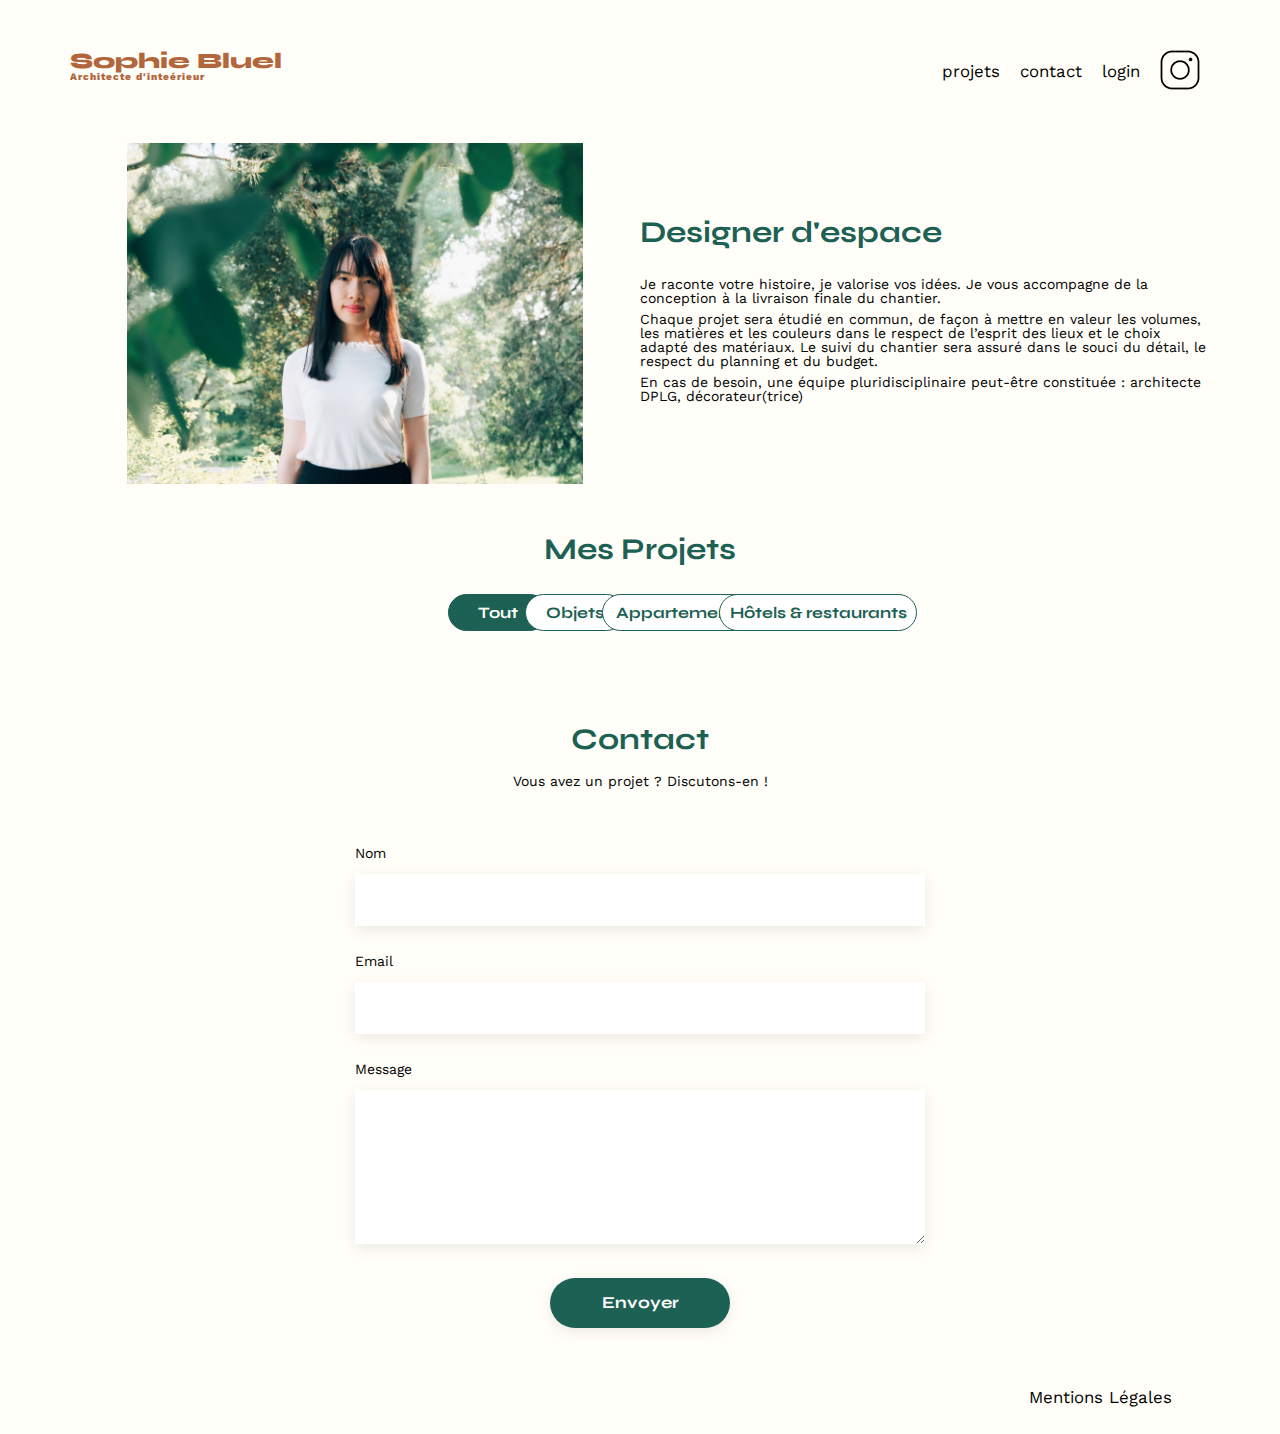
<file: FrontEnd/index.html>
<!DOCTYPE html>
<html lang="fr">
<head>
	<meta charset="UTF-8">
	<title>Sophie Bluel - Architecte d'intérieur</title>
	<meta name="viewport" content="width=device-width, initial-scale=1.0">
	<link rel="preconnect" href="https://fonts.googleapis.com">
	<link rel="preconnect" href="https://fonts.gstatic.com" crossorigin>
	<link href="https://fonts.googleapis.com/css2?family=Syne:wght@700;800&family=Work+Sans&display=swap" rel="stylesheet">
	<meta name="description" content="">
	<link rel="stylesheet" href="./assets/style.css">
</head>
<body>
<header>
	<h1>Sophie Bluel <span>Architecte d'inteérieur</span></h1>
	<nav>
		<ul>
			<li>projets</li>
			<li>contact</li>
			<a href="login.html"  class="DecorationNon"><li>login</li></a>
			<li><img src="./assets/icons/instagram.png" alt="Instagram"></li>
		</ul>
	</nav>
</header>
<main>
	<section id="introduction">
		<figure>
			<img src="./assets/images/sophie-bluel.png" alt="">
		</figure>
		<article>
			<h2>Designer d'espace</h2>
			<p>Je raconte votre histoire, je valorise vos idées. Je vous accompagne de la conception à la livraison finale du chantier.</p>
			<p>Chaque projet sera étudié en commun, de façon à mettre en valeur les volumes, les matières et les couleurs dans le respect de l’esprit des lieux et le choix adapté des matériaux. Le suivi du chantier sera assuré dans le souci du détail, le respect du planning et du budget.</p>
			<p>En cas de besoin, une équipe pluridisciplinaire peut-être constituée : architecte DPLG, décorateur(trice)</p>
		</article>
	</section>
	<section id="portfolio">
		<h2>Mes Projets</h2>
		<div id="filters">
		  <button class="filter-button BouttonsTout BouttonsEcritureTout" data-category="all">Tout</button>
		  <button class="filter-button BouttonsObjets BouttonsEcriture" data-category="objects">Objets</button>
		  <button class="filter-button BouttonsApartments BouttonsEcriture" data-category="apartments">Appartements</button>
		  <button class="filter-button BouttonsHotel BouttonsEcriture" data-category="hotels">Hôtels &amp; restaurants</button>
		</div>
		
		<div id="gallery" class="gallery">
		  <!-- Les images seront ajoutées dynamiquement ici -->
		</div>
	  </section>
	<section id="contact">
		<h2>Contact</h2>
		<p>Vous avez un projet ? Discutons-en !</p>
		<form action="#" method="post">
			<label for="name">Nom</label>
			<input type="text" name="name" id="name">
			<label for="email">Email</label>
			<input type="email" name="email" id="email">
			<label for="message">Message</label>
			<textarea name="message" id="message" cols="30" rows="10"></textarea>
			<input type="submit" value="Envoyer">
		</form>
	</section>
</main>

<footer>
	<nav>
		<ul>
			<li>Mentions Légales</li>
		</ul>
	</nav>
</footer>
<script src="script.js"></script>
</body>
</html>
</file>
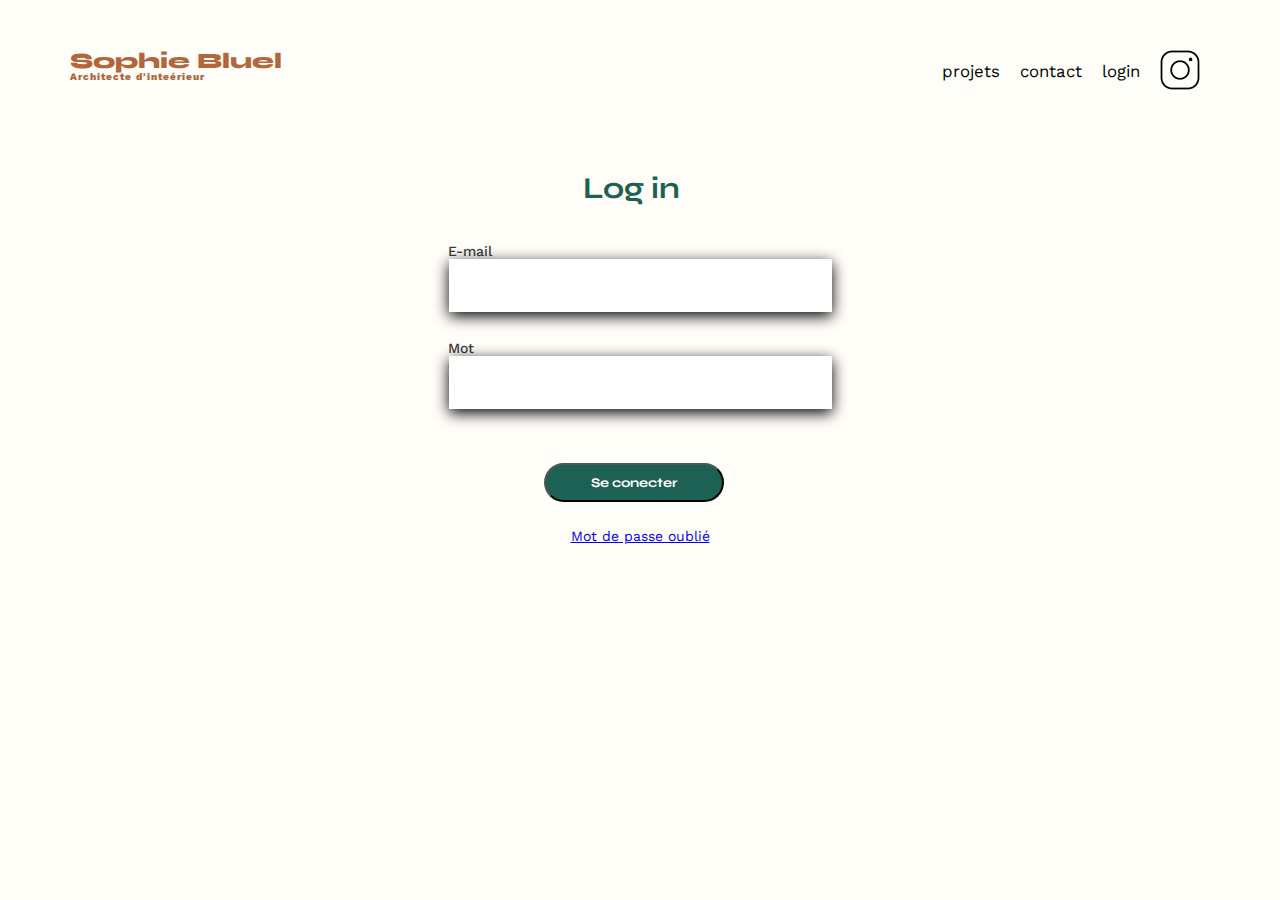
<file: FrontEnd/login.html>
<!DOCTYPE html>
<html lang="en">
<head>
    <meta charset="UTF-8">
	<title>Login</title>
	<meta name="viewport" content="width=device-width, initial-scale=1.0">
	<link rel="preconnect" href="https://fonts.googleapis.com">
	<link rel="preconnect" href="https://fonts.gstatic.com" crossorigin>
	<link href="https://fonts.googleapis.com/css2?family=Syne:wght@700;800&family=Work+Sans&display=swap" rel="stylesheet">
	<meta name="description" content="">
	<link rel="stylesheet" href="./assets/style.css">
</head>
<body>
    <header>
        <h1>Sophie Bluel <span>Architecte d'inteérieur</span></h1>
        <nav>
            <ul>
                <li>projets</li>
                <li>contact</li>
                <li>login</li>
                <li><img src="./assets/icons/instagram.png" alt="Instagram"></li>
            </ul>
        </nav>
    </header>
    <main class="flexCentre">
		<form action="#" method="post" id="form">
			<fieldset >
				<h2 class="marginLogin"> Log in</h2>
				<div class="flexCentre">
					<label for="email" class="paddingEmail">E-mail</label>
					<input type="email" id="email" name="email" required class="rectangle">
				</div>
				<div class="flexCentre">
					<label for="password" class="paddingMdp">Mot de passe</label>
					<input type="password" id="password" name="password" required class="rectangle">
				</div>
				<div class="paddingConextion"><input type="submit" value="Se conecter"></div>
			</fieldset>
		</form>
		<div>
         <a href="#" class=".flexCentre2">Mot de passe oublié </a></p>
		</div>
	</main>
</body>
<script src="script.js"></script>
</html>
</file>
<file: FrontEnd/assets/style.css>
/* http://meyerweb.com/eric/tools/css/reset/
   v2.0 | 20110126
   License: none (public domain)
*/

html, body, div, span, applet, object, iframe,
h1, h2, h3, h4, h5, h6, p, blockquote, pre,
a, abbr, acronym, address, big, cite, code,
del, dfn, em, img, ins, kbd, q, s, samp,
small, strike, strong, sub, sup, tt, var,
b, u, i, center,
dl, dt, dd, ol, ul, li,
fieldset, form, label, legend,
table, caption, tbody, tfoot, thead, tr, th, td,
article, aside, canvas, details, embed,
figure, figcaption, footer, header, hgroup,
menu, nav, output, ruby, section, summary,
time, mark, audio, video {
	margin: 0;
	padding: 0;
	border: 0;
	font-size: 100%;
	font: inherit;
	vertical-align: baseline;
}
/* HTML5 display-role reset for older browsers */
article, aside, details, figcaption, figure,
footer, header, hgroup, menu, nav, section {
	display: block;
}
body {
	line-height: 1;
	background-color:#FFFEF8
}
ol, ul {
	list-style: none;
}
blockquote, q {
	quotes: none;
}
blockquote:before, blockquote:after,
q:before, q:after {
	content: '';
	content: none;
}
table {
	border-collapse: collapse;
	border-spacing: 0;
}
/** end reset css**/
body {
	max-width: 1140px;
	margin:auto;
	font-family: 'Work Sans' ;
	font-size: 14px;
}
header {
	display: flex;
	justify-content: space-between;
	margin: 50px 0
}
section {
	margin: 50px 0
}

h1{
	display: flex;
	flex-direction: column;
	font-family: 'Syne';
	font-size: 22px;
	font-weight: 800;
	color: #B1663C
}

h1 > span {
	font-family: 'Work Sans';
	font-size:10px;
	letter-spacing: 0.1em;
;
}

h2{
	font-family: 'Syne';
	font-weight: 700;
	font-size: 30px;
	color: #1D6154
}
nav ul {
	display: flex;
	align-items: center;
	list-style-type: none;

}
nav li {
	padding: 0 10px;
	font-size: 1.2em;
}

li:hover {
	color: #B1663C;
}
#introduction {
	display: flex;
	align-items: center;
}
#introduction figure {
	flex: 1
}
#introduction img {
	display: block;
	margin: auto;
	width: 80%;
}

#introduction article {
	flex: 1
}
#introduction h2 {
	margin-bottom: 1em;
}

#introduction p {
	margin-bottom: 0.5em;
}
#portfolio h2 {
	text-align: center;
	margin-bottom: 1em;
}
.gallery {
	width: 100%;
	display: grid;
	grid-template-columns: 1fr 1fr 1fr;
	grid-column-gap: 20px;
	grid-row-gap: 20px;
}

.gallery img {
	width: 100%;

}
#contact {
	width: 50%;
margin: auto;
}
#contact > * {
	text-align: center;

}
#contact h2{
	margin-bottom: 20px;
}
#contact form {
	text-align: left;
	margin-top:30px;
	display: flex;
	flex-direction: column;
}

#contact input {
	height: 50px;
	font-size: 1.2em;
	border: none;
	box-shadow: 0px 4px 14px rgba(0, 0, 0, 0.09);
}
#contact label {
	margin: 2em 0 1em 0;
}
#contact textarea {
	border: none;
	box-shadow: 0px 4px 14px rgba(0, 0, 0, 0.09);
}

input[type="submit"]{
	font-family: 'Syne';
	font-weight: 700;
	color: white;
	background-color: #1D6154;
	margin : 2em auto ;
	width: 180px;
	height: 39px;
	text-align: center;
	border-radius: 60px ;
}

footer nav ul {
	display: flex;
	justify-content: flex-end;
	margin: 2em
}
.flexCentre{
	display: flex;
	justify-content: center;
	align-items: center;
	flex-direction: column;
  }
  .DecorationNon{
	  text-decoration: none;
	  color: black;
  }
  .paddingEmail{
	  padding-right:88%;
	  width: 46px;
	  height: 16px;
	  left: 530px;
	  top: 315px;
	  
	  font-family: 'Work Sans';
	  font-style: normal;
	  font-weight: 500;
	  font-size: 14px;
	  line-height: 16px;
	  
	  color: #3D3D3D;
  }
  .paddingMdp{
	padding-right: 88%;
	width: 46px;
	height: 16px;
	left: 530px;
	top: 315px;
	
	font-family: 'Work Sans';
	font-style: normal;
	font-weight: 500;
	font-size: 14px;
	line-height: 16px;
	
	color: #3D3D3D;
  }
  .rectangle{
	width: 379px;
	height: 51px;
	background: #FFFFFF;
	box-shadow: 0px 4px 14px;
	margin-bottom: 28px;
	border: none;
  }
  .paddingConextion{
	 padding-left: 25%;
  }
  .marginLogin{
	  margin-left: 35%;
	  margin-bottom: 40px;
	  margin-top: 30px;
  }
  #filters{
	display: flex;
    justify-content: center;
	margin-bottom: 7%;

  }
  /* Bouttons */
.BouttonsTout{
box-sizing: border-box;

position: absolute;
width: 100px;
height: 37px;
left: 35%;

background: #1D6154;
border: 1px solid #1D6154;
border-radius: 60px;
}

.BouttonsObjets{
box-sizing: border-box;

position: absolute;
width: 100px;
height: 37px;
left: 41%;


border: 1.5px solid #1D6154;
background-color: white;
border-radius: 60px
}
.BouttonsApartments{
box-sizing: border-box;

position: absolute;
width: 157px;
height: 37px;
left: 47%;

border: 1.5px solid #1D6154;
background-color: white;
border-radius: 78px;
}

.BouttonsHotel{
box-sizing: border-box;

position: absolute;
width: 198px;
height: 37px;
left: 56.2%;

border: 1.5px solid #1D6154;
background-color: white;
border-radius: 60px;
}
.BouttonsEcriture{
font-family: 'Syne';
font-style: normal;
font-weight: 700;
font-size: 16px;
line-height: 19px;
text-align: center;
color: #1D6154;
}
.BouttonsEcritureTout{
font-family: 'Syne';
font-style: normal;
font-weight: 700;
font-size: 16px;
line-height: 19px;
text-align: center;

color: white;

}
</file>
